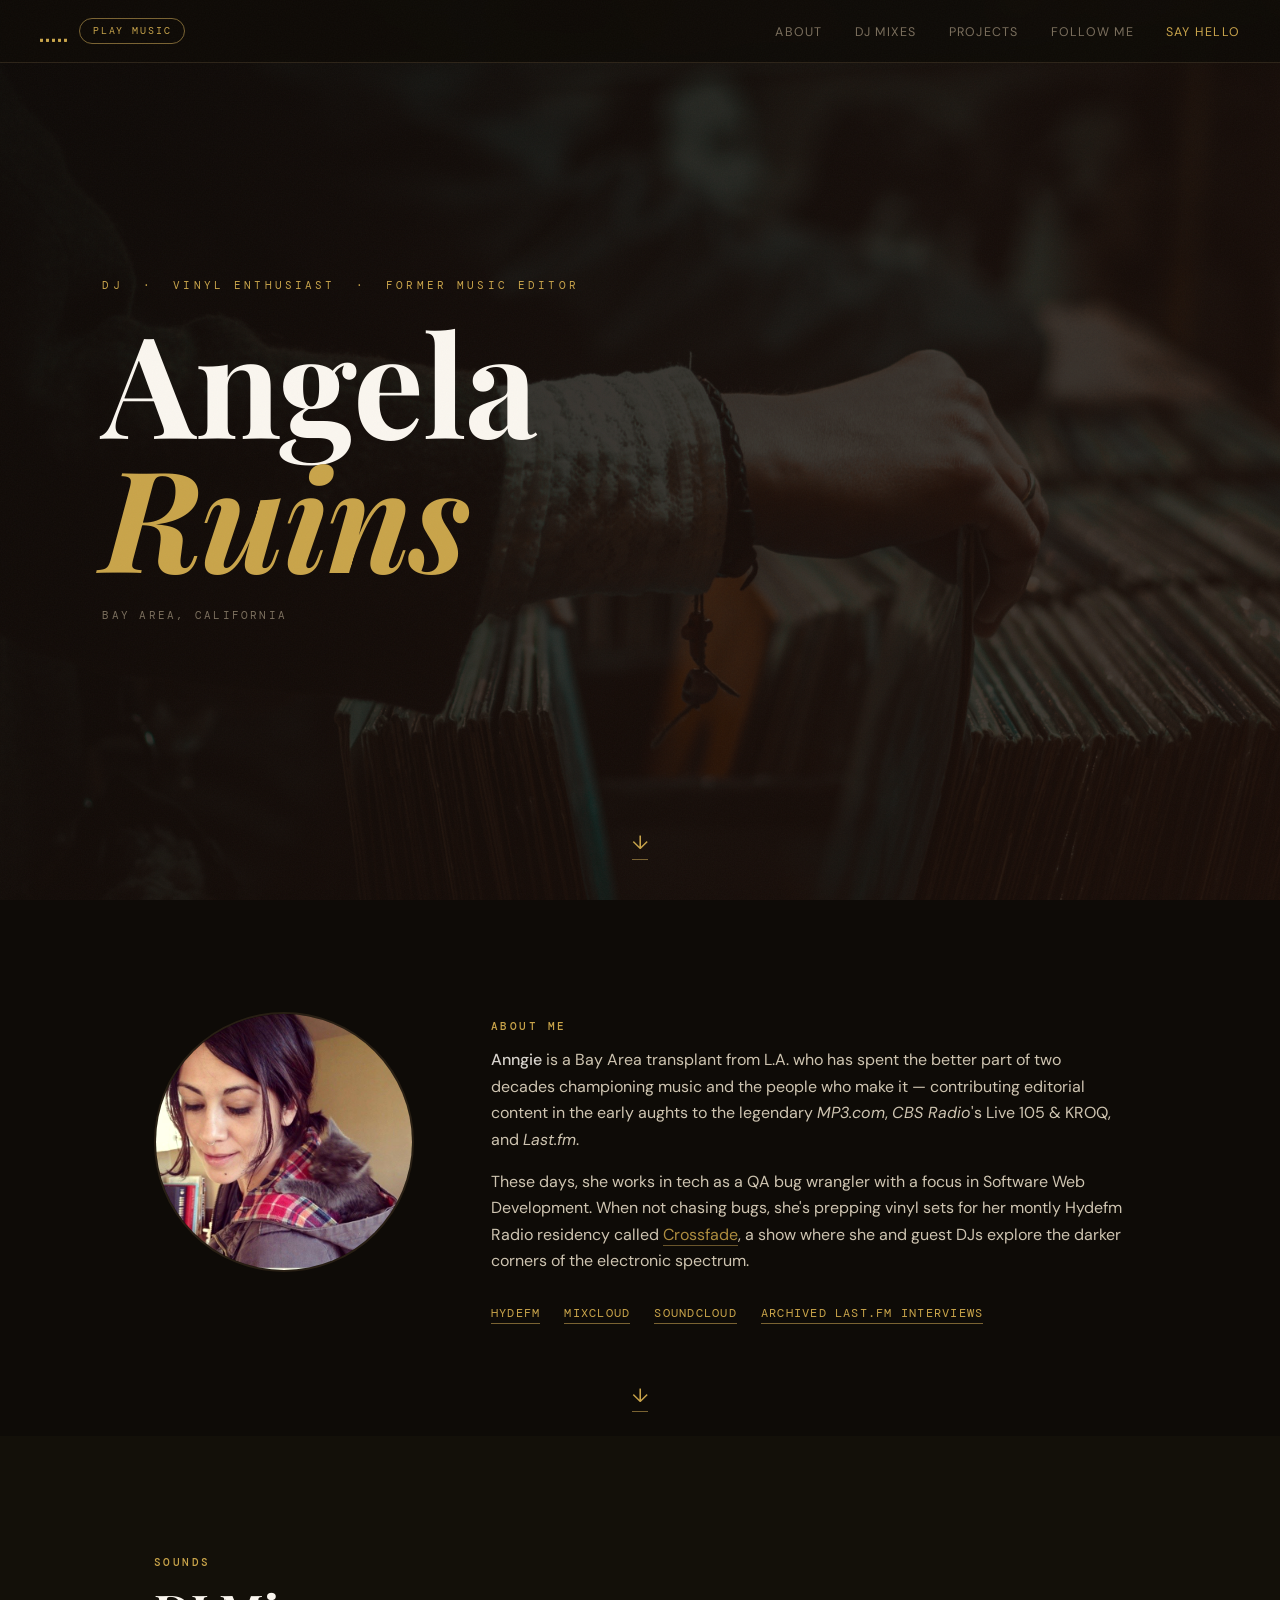
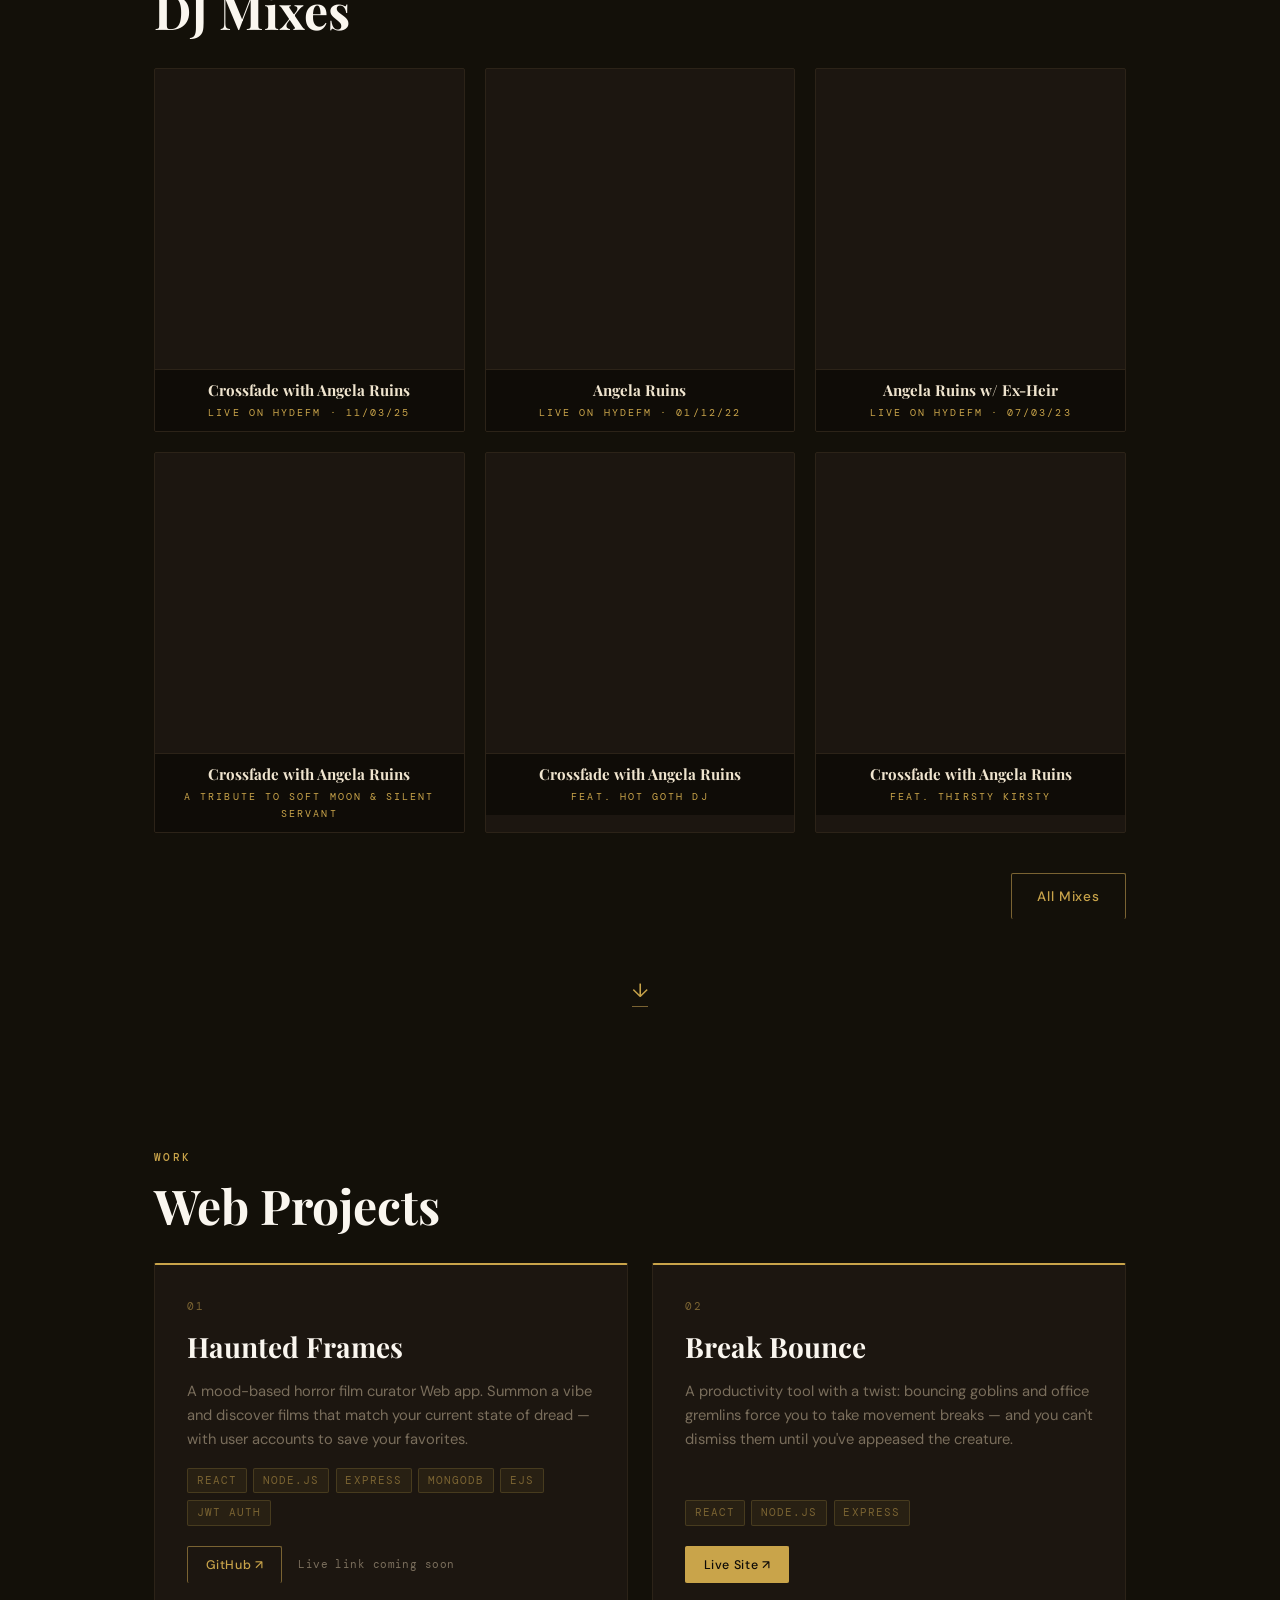
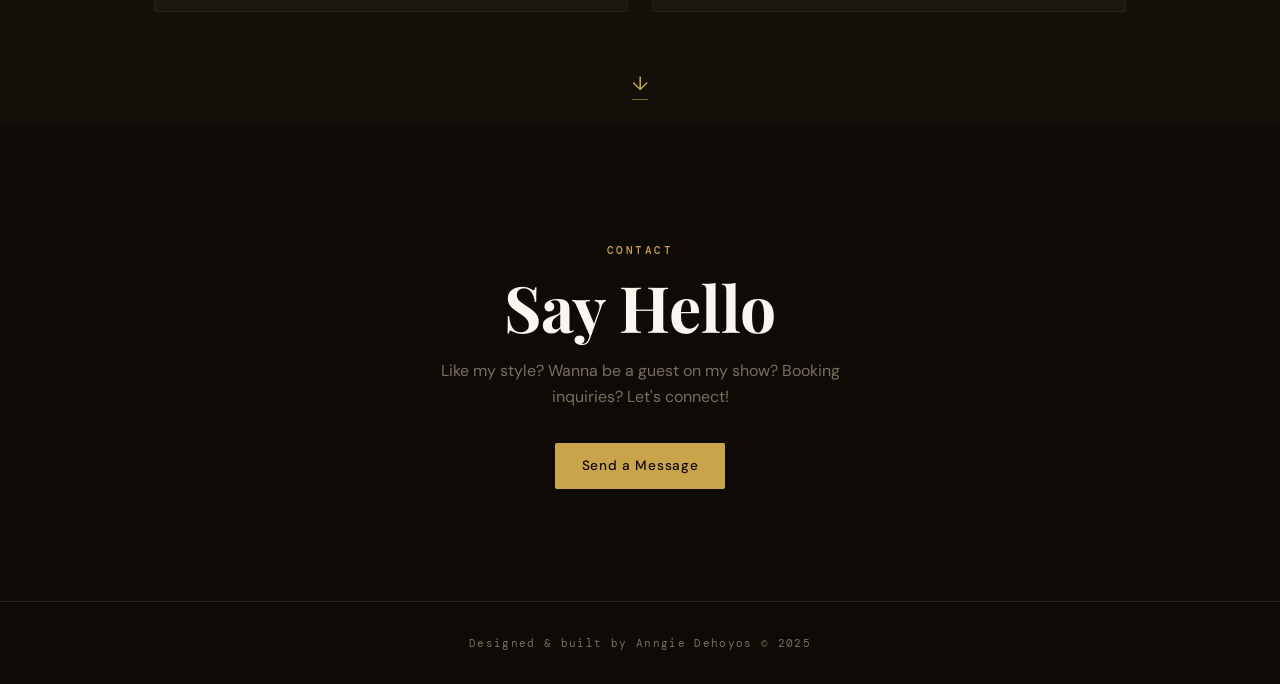
<file: index.html>
<!doctype html>
<html lang="en">
  <head>
    <meta charset="UTF-8" />
    <meta name="viewport" content="width=device-width, initial-scale=1.0" />
    <title>Angela Ruins — Anngie Dehoyos</title>
    <link rel="preconnect" href="https://fonts.googleapis.com" />
    <link rel="preconnect" href="https://fonts.gstatic.com" crossorigin />
    <link
      href="https://fonts.googleapis.com/css2?family=Playfair+Display:ital,wght@0,400;0,700;1,400;1,700&family=DM+Sans:opsz,wght@9..40,300;9..40,400;9..40,500&family=DM+Mono:ital,wght@0,400;0,500;1,400&display=swap"
      rel="stylesheet"
    />
    <link rel="stylesheet" href="css/style.css" />
  </head>
  <body>
    <nav class="nav" id="nav">
      <button
        type="button"
        class="nav__logo attention"
        id="music-toggle"
        aria-label="Play music"
        aria-pressed="false"
      >
        <span class="eq">
          <span class="eq__bar"></span>
          <span class="eq__bar"></span>
          <span class="eq__bar"></span>
          <span class="eq__bar"></span>
          <span class="eq__bar"></span>
        </span>
        <span class="nav__music-label" id="music-label">Play music</span>
      </button>
      <iframe
        id="music-player"
        class="music-player"
        title="Mixcloud player: Serendipity Volume 1"
        allow="autoplay"
        src="https://www.mixcloud.com/widget/iframe/?hide_cover=1&mini=1&hide_tracklist=1&feed=%2Fangela_ruins%2Fserendipity-volume-1%2F"
      ></iframe>
      <button
        class="nav__hamburger"
        id="hamburger"
        aria-label="Open menu"
        aria-expanded="false"
      >
        <span></span>
        <span></span>
        <span></span>
      </button>
      <ul class="nav__links" id="nav-links">
        <li><a href="#about">About</a></li>
        <li><a href="#mixes">DJ Mixes</a></li>
        <li><a href="#projects">Projects</a></li>
        <li>
          <a
            href="https://www.instagram.com/angela_ruins/"
            target="_blank"
            rel="noopener"
            >Follow Me</a
          >
        </li>
        <li><a href="#contact" class="nav__cta">Say Hello</a></li>
      </ul>
    </nav>

    <header class="hero" id="top">
      <div class="hero__overlay"></div>
      <div class="hero__content">
        <p class="hero__eyebrow">
          DJ &nbsp;·&nbsp; Vinyl Enthusiast &nbsp;·&nbsp; Former
          <span class="hero__eyebrow-extra">Music </span>Editor
        </p>
        <h1 class="hero__name">Angela<br /><em>Ruins</em></h1>
        <p class="hero__location">Bay Area, California</p>
      </div>
      <a href="#about" class="hero__scroll" aria-label="Scroll down">↓</a>
    </header>

    <!-- ============ ABOUT ============ -->
    <section class="about" id="about">
      <div class="container">
        <div class="about__inner">
          <div class="about__img-wrap">
            <img
              src="images/work/anngieprofile.jpg"
              alt="Anngie Dehoyos"
              class="about__img"
            />
          </div>
          <div class="about__body">
            <span class="label">About Me</span>
            <!-- <h2>QA Lead, Web Developer <em>&amp; Vinyl DJ</em></h2> -->
            <p>
              <strong>Anngie</strong> is a Bay Area transplant from L.A. who has
              spent the better part of two decades championing music and the
              people who make it — contributing editorial content in the early
              aughts to the legendary <em>MP3.com</em>, <em>CBS Radio</em>'s
              Live 105 &amp; KROQ, and <em>Last.fm</em>.
            </p>
            <p>
              These days, she works in tech as a QA bug wrangler with a focus in
              Software Web Development. When not chasing bugs, she's prepping
              vinyl sets for her montly Hydefm Radio residency called
              <a
                href="https://hydefm.com/residents/angela-ruins/"
                target="_blank"
                rel="noopener"
                >Crossfade</a
              >, a show where she and guest DJs explore the darker corners of
              the electronic spectrum.
            </p>
            <div class="about__links">
              <a
                href="https://hydefm.com/residents/angela-ruins/"
                target="_blank"
                rel="noopener"
                >HydeFM</a
              >
              <a
                href="https://www.mixcloud.com/angela_ruins/"
                target="_blank"
                rel="noopener"
                >Mixcloud</a
              >
              <a
                href="https://soundcloud.com/bugbiyte"
                target="_blank"
                rel="noopener"
                >SoundCloud</a
              >
              <a
                href="https://www.youtube.com/playlist?list=PLVH97Ky1Lmrg"
                target="_blank"
                rel="noopener"
                >Archived Last.fm Interviews</a
              >
            </div>
          </div>
        </div>
      </div>
      <a href="#mixes" class="hero__scroll" aria-label="Scroll down">↓</a>
    </section>

    <!-- ============ DJ MIXES ============ -->
    <section class="mixes" id="mixes">
      <div class="container">
        <span class="label">Sounds</span>
        <h2>DJ Mixes</h2>
        <div class="mixes__grid">
          <div class="mix-card">
            <iframe
              scrolling="no"
              frameborder="no"
              allow="autoplay"
              src="https://w.soundcloud.com/player/?url=https%3A//api.soundcloud.com/tracks/soundcloud%253Atracks%253A2205954567&color=%23c9a44a&auto_play=false&hide_related=false&show_comments=true&show_user=true&show_reposts=false&show_teaser=true&visual=true"
            ></iframe>
            <div class="mix-card__label">
              <p class="mix-card__show">Crossfade with Angela Ruins</p>
              <p class="mix-card__guest">Live on HydeFM &middot; 11/03/25</p>
            </div>
          </div>

          <div class="mix-card">
            <iframe
              scrolling="no"
              frameborder="no"
              allow="autoplay"
              src="https://w.soundcloud.com/player/?url=https%3A//api.soundcloud.com/tracks/soundcloud%253Atracks%253A1195471783&color=%23c9a44a&auto_play=false&hide_related=false&show_comments=true&show_user=true&show_reposts=false&show_teaser=true&visual=true"
            ></iframe>
            <div class="mix-card__label">
              <p class="mix-card__show">Angela Ruins</p>
              <p class="mix-card__guest">Live on HydeFM &middot; 01/12/22</p>
            </div>
          </div>

          <div class="mix-card">
            <iframe
              scrolling="no"
              frameborder="no"
              allow="autoplay"
              src="https://w.soundcloud.com/player/?url=https%3A//api.soundcloud.com/tracks/soundcloud%253Atracks%253A1555539739&color=%23c9a44a&auto_play=false&hide_related=false&show_comments=true&show_user=true&show_reposts=false&show_teaser=true&visual=true"
            ></iframe>
            <div class="mix-card__label">
              <p class="mix-card__show">Angela Ruins w/ Ex-Heir</p>
              <p class="mix-card__guest">Live on HydeFM &middot; 07/03/23</p>
            </div>
          </div>

          <div class="mix-card">
            <iframe
              scrolling="no"
              frameborder="no"
              allow="autoplay"
              src="https://w.soundcloud.com/player/?url=https%3A//api.soundcloud.com/tracks/1739019846&color=%23c9a44a&auto_play=false&hide_related=false&show_comments=true&show_user=true&show_reposts=false&show_teaser=true&visual=true"
            ></iframe>
            <div class="mix-card__label">
              <p class="mix-card__show">Crossfade with Angela Ruins</p>
              <p class="mix-card__guest">
                A Tribute to Soft Moon &amp; Silent Servant
              </p>
            </div>
          </div>

          <div class="mix-card">
            <iframe
              scrolling="no"
              frameborder="no"
              allow="autoplay"
              src="https://w.soundcloud.com/player/?url=https%3A//api.soundcloud.com/tracks/1930806062&color=%23c9a44a&auto_play=false&hide_related=false&show_comments=true&show_user=true&show_reposts=false&show_teaser=true&visual=true"
            ></iframe>
            <div class="mix-card__label">
              <p class="mix-card__show">Crossfade with Angela Ruins</p>
              <p class="mix-card__guest">feat. Hot Goth DJ</p>
            </div>
          </div>

          <div class="mix-card">
            <iframe
              scrolling="no"
              frameborder="no"
              allow="autoplay"
              src="https://w.soundcloud.com/player/?url=https%3A//api.soundcloud.com/tracks/2148086550&color=%23c9a44a&auto_play=false&hide_related=false&show_comments=true&show_user=true&show_reposts=false&show_teaser=true&visual=true"
            ></iframe>
            <div class="mix-card__label">
              <p class="mix-card__show">Crossfade with Angela Ruins</p>
              <p class="mix-card__guest">feat. Thirsty Kirsty</p>
            </div>
          </div>
        </div>
        <div class="mixes__more">
          <a href="djmixes.html" class="btn btn--outline">All Mixes</a>
        </div>
      </div>
      <a href="#projects" class="hero__scroll" aria-label="Scroll down">↓</a>
    </section>

    <!-- ============ PROJECTS ============ -->
    <section class="projects" id="projects">
      <div class="container">
        <span class="label">Work</span>
        <h2>Web Projects</h2>
        <div class="projects__grid">
          <article class="project-card">
            <span class="project-card__num">01</span>
            <h3 class="project-card__title">Haunted Frames</h3>
            <p class="project-card__desc">
              A mood-based horror film curator Web app. Summon a vibe and
              discover films that match your current state of dread — with user
              accounts to save your favorites.
            </p>
            <ul class="project-card__stack">
              <li>React</li>
              <li>Node.js</li>
              <li>Express</li>
              <li>MongoDB</li>
              <li>EJS</li>
              <li>JWT Auth</li>
            </ul>
            <div class="project-card__actions">
              <a href="#" class="btn btn--outline btn--sm">GitHub ↗</a>
              <span class="project-card__status">Live link coming soon</span>
            </div>
          </article>

          <article class="project-card">
            <span class="project-card__num">02</span>
            <h3 class="project-card__title">Break Bounce</h3>
            <p class="project-card__desc">
              A productivity tool with a twist: bouncing goblins and office
              gremlins force you to take movement breaks — and you can't dismiss
              them until you've appeased the creature.
            </p>
            <ul class="project-card__stack">
              <li>React</li>
              <li>Node.js</li>
              <li>Express</li>
            </ul>
            <div class="project-card__actions">
              <a
                href="https://break-bounce.vercel.app/"
                target="_blank"
                rel="noopener"
                class="btn btn--accent btn--sm"
                >Live Site ↗</a
              >
            </div>
          </article>
        </div>
      </div>
      <a href="#contact" class="hero__scroll" aria-label="Scroll down">↓</a>
    </section>

    <!-- ============ CONTACT ============ -->
    <section class="contact" id="contact">
      <div class="container">
        <span class="label">Contact</span>
        <h2 class="contact__heading">Say Hello</h2>
        <p class="contact__sub">
          Like my style? Wanna be a guest on my show? Booking inquiries? Let's
          connect!
        </p>
        <a href="mailto:thakillerbee@gmail.com" class="btn btn--accent"
          >Send a Message</a
        >
      </div>
    </section>

    <footer class="footer">
      <div class="container">
        <p>Designed &amp; built by Anngie Dehoyos &copy; 2025</p>
      </div>
    </footer>

    <script src="https://widget.mixcloud.com/media/js/widgetApi.js"></script>
    <script src="js/main.js"></script>
  </body>
</html>
</file>
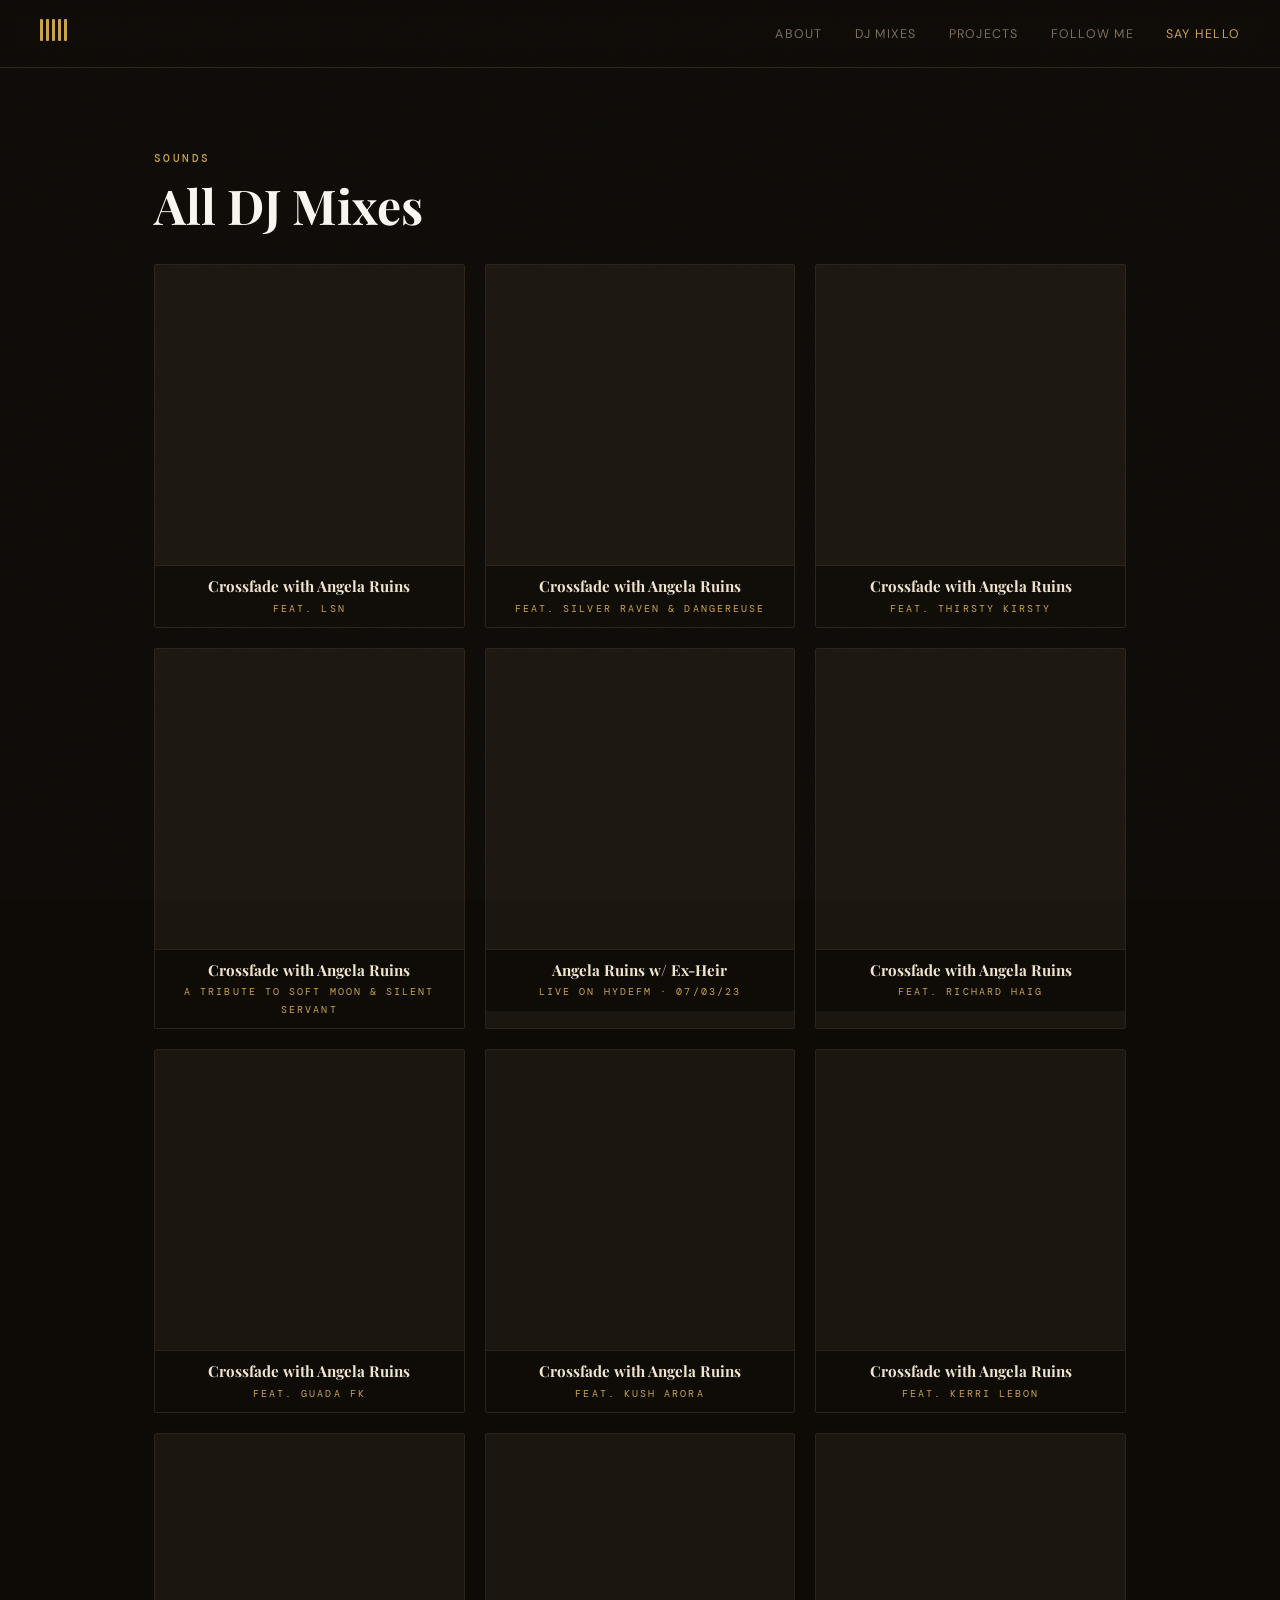
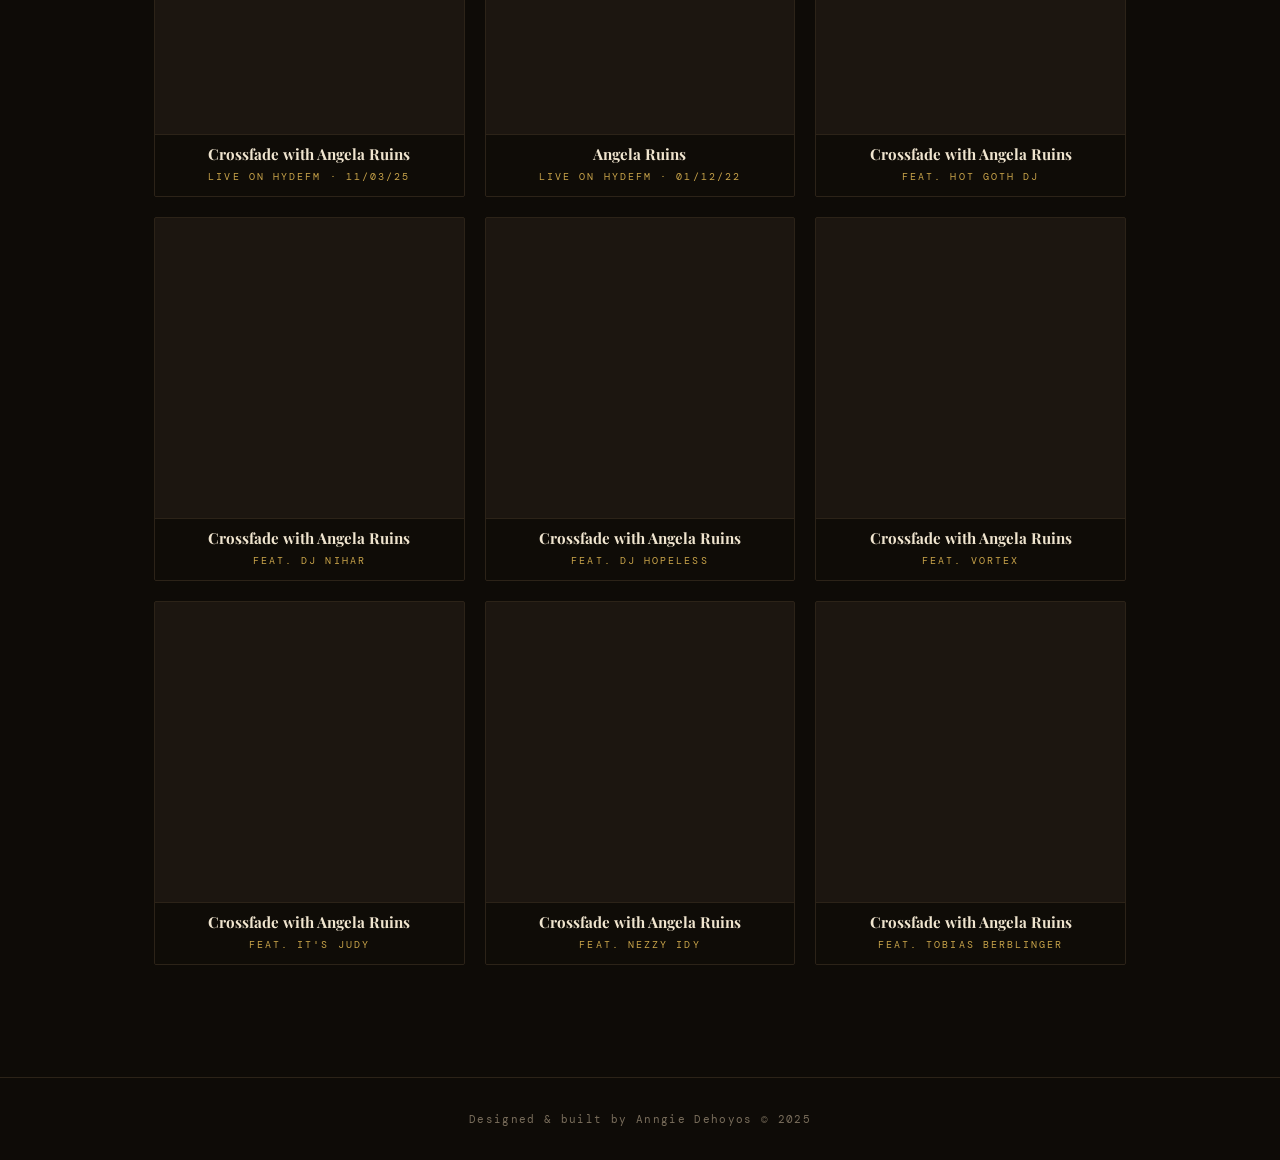
<file: djmixes.html>
<!doctype html>
<html lang="en">
  <head>
    <meta charset="UTF-8" />
    <meta name="viewport" content="width=device-width, initial-scale=1.0" />
    <title>DJ Mixes — Angela Ruins</title>
    <link rel="preconnect" href="https://fonts.googleapis.com" />
    <link rel="preconnect" href="https://fonts.gstatic.com" crossorigin />
    <link
      href="https://fonts.googleapis.com/css2?family=Playfair+Display:ital,wght@0,400;0,700;1,400;1,700&family=DM+Sans:opsz,wght@9..40,300;9..40,400;9..40,500&family=DM+Mono:ital,wght@0,400;0,500;1,400&display=swap"
      rel="stylesheet"
    />
    <link rel="stylesheet" href="css/style.css" />
  </head>
  <body>
    <nav class="nav" id="nav">
      <a href="index.html" class="nav__logo" aria-label="Home">
        <span class="eq">
          <span class="eq__bar"></span>
          <span class="eq__bar"></span>
          <span class="eq__bar"></span>
          <span class="eq__bar"></span>
          <span class="eq__bar"></span>
        </span>
      </a>
      <button
        class="nav__hamburger"
        id="hamburger"
        aria-label="Open menu"
        aria-expanded="false"
      >
        <span></span>
        <span></span>
        <span></span>
      </button>
      <ul class="nav__links" id="nav-links">
        <li><a href="index.html#about">About</a></li>
        <li><a href="index.html#mixes">DJ Mixes</a></li>
        <li><a href="index.html#projects">Projects</a></li>
        <li>
          <a
            href="https://www.instagram.com/angela_ruins/"
            target="_blank"
            rel="noopener"
            >Follow Me</a
          >
        </li>
        <li><a href="index.html#contact" class="nav__cta">Say Hello</a></li>
      </ul>
    </nav>

    <section class="mixes mixes--page">
      <div class="container">
        <span class="label">Sounds</span>
        <h2>All DJ Mixes</h2>
        <div class="mixes__grid">
          <div class="mix-card">
            <iframe
              scrolling="no"
              frameborder="no"
              allow="autoplay"
              src="https://w.soundcloud.com/player/?url=https%3A//api.soundcloud.com/tracks/soundcloud%253Atracks%253A1504350841&color=%23c9a44a&auto_play=false&hide_related=false&show_comments=true&show_user=true&show_reposts=false&show_teaser=true&visual=true"
            ></iframe>
            <div class="mix-card__label">
              <p class="mix-card__show">Crossfade with Angela Ruins</p>
              <p class="mix-card__guest">feat. LSN</p>
            </div>
          </div>

          <div class="mix-card">
            <iframe
              scrolling="no"
              frameborder="no"
              allow="autoplay"
              src="https://w.soundcloud.com/player/?url=https%3A//api.soundcloud.com/tracks/soundcloud%253Atracks%253A1837097001&color=%23c9a44a&auto_play=false&hide_related=false&show_comments=true&show_user=true&show_reposts=false&show_teaser=true&visual=true"
            ></iframe>
            <div class="mix-card__label">
              <p class="mix-card__show">Crossfade with Angela Ruins</p>
              <p class="mix-card__guest">feat. Silver Raven &amp; Dangereuse</p>
            </div>
          </div>

          <div class="mix-card">
            <iframe
              scrolling="no"
              frameborder="no"
              allow="autoplay"
              src="https://w.soundcloud.com/player/?url=https%3A//api.soundcloud.com/tracks/2148086550&color=%23c9a44a&auto_play=false&hide_related=false&show_comments=true&show_user=true&show_reposts=false&show_teaser=true&visual=true"
            ></iframe>
            <div class="mix-card__label">
              <p class="mix-card__show">Crossfade with Angela Ruins</p>
              <p class="mix-card__guest">feat. Thirsty Kirsty</p>
            </div>
          </div>

          <div class="mix-card">
            <iframe
              scrolling="no"
              frameborder="no"
              allow="autoplay"
              src="https://w.soundcloud.com/player/?url=https%3A//api.soundcloud.com/tracks/1739019846&color=%23c9a44a&auto_play=false&hide_related=false&show_comments=true&show_user=true&show_reposts=false&show_teaser=true&visual=true"
            ></iframe>
            <div class="mix-card__label">
              <p class="mix-card__show">Crossfade with Angela Ruins</p>
              <p class="mix-card__guest">
                A Tribute to Soft Moon &amp; Silent Servant
              </p>
            </div>
          </div>

          <div class="mix-card">
            <iframe
              scrolling="no"
              frameborder="no"
              allow="autoplay"
              src="https://w.soundcloud.com/player/?url=https%3A//api.soundcloud.com/tracks/soundcloud%253Atracks%253A1555539739&color=%23c9a44a&auto_play=false&hide_related=false&show_comments=true&show_user=true&show_reposts=false&show_teaser=true&visual=true"
            ></iframe>
            <div class="mix-card__label">
              <p class="mix-card__show">Angela Ruins w/ Ex-Heir</p>
              <p class="mix-card__guest">Live on HydeFM &middot; 07/03/23</p>
            </div>
          </div>

          <div class="mix-card">
            <iframe
              scrolling="no"
              frameborder="no"
              allow="autoplay"
              src="https://w.soundcloud.com/player/?url=https%3A//api.soundcloud.com/tracks/soundcloud%253Atracks%253A1488909445&color=%23c9a44a&auto_play=false&hide_related=false&show_comments=true&show_user=true&show_reposts=false&show_teaser=true&visual=true"
            ></iframe>
            <div class="mix-card__label">
              <p class="mix-card__show">Crossfade with Angela Ruins</p>
              <p class="mix-card__guest">feat. Richard Haig</p>
            </div>
          </div>

          <div class="mix-card">
            <iframe
              scrolling="no"
              frameborder="no"
              allow="autoplay"
              src="https://w.soundcloud.com/player/?url=https%3A//api.soundcloud.com/tracks/1586450323&color=%23c9a44a&auto_play=false&hide_related=false&show_comments=true&show_user=true&show_reposts=false&show_teaser=true&visual=true"
            ></iframe>
            <div class="mix-card__label">
              <p class="mix-card__show">Crossfade with Angela Ruins</p>
              <p class="mix-card__guest">feat. Guada FK</p>
            </div>
          </div>

          <div class="mix-card">
            <iframe
              scrolling="no"
              frameborder="no"
              allow="autoplay"
              src="https://w.soundcloud.com/player/?url=https%3A//api.soundcloud.com/tracks/1631159748&color=%23c9a44a&auto_play=false&hide_related=false&show_comments=true&show_user=true&show_reposts=false&show_teaser=true&visual=true"
            ></iframe>
            <div class="mix-card__label">
              <p class="mix-card__show">Crossfade with Angela Ruins</p>
              <p class="mix-card__guest">feat. Kush Arora</p>
            </div>
          </div>

          <div class="mix-card">
            <iframe
              scrolling="no"
              frameborder="no"
              allow="autoplay"
              src="https://w.soundcloud.com/player/?url=https%3A//api.soundcloud.com/tracks/1795389370&color=%23c9a44a&auto_play=false&hide_related=false&show_comments=true&show_user=true&show_reposts=false&show_teaser=true&visual=true"
            ></iframe>
            <div class="mix-card__label">
              <p class="mix-card__show">Crossfade with Angela Ruins</p>
              <p class="mix-card__guest">feat. Kerri LeBon</p>
            </div>
          </div>

          <div class="mix-card">
            <iframe
              scrolling="no"
              frameborder="no"
              allow="autoplay"
              src="https://w.soundcloud.com/player/?url=https%3A//api.soundcloud.com/tracks/soundcloud%253Atracks%253A2205954567&color=%23c9a44a&auto_play=false&hide_related=false&show_comments=true&show_user=true&show_reposts=false&show_teaser=true&visual=true"
            ></iframe>
            <div class="mix-card__label">
              <p class="mix-card__show">Crossfade with Angela Ruins</p>
              <p class="mix-card__guest">Live on HydeFM &middot; 11/03/25</p>
            </div>
          </div>

          <div class="mix-card">
            <iframe
              scrolling="no"
              frameborder="no"
              allow="autoplay"
              src="https://w.soundcloud.com/player/?url=https%3A//api.soundcloud.com/tracks/soundcloud%253Atracks%253A1195471783&color=%23c9a44a&auto_play=false&hide_related=false&show_comments=true&show_user=true&show_reposts=false&show_teaser=true&visual=true"
            ></iframe>
            <div class="mix-card__label">
              <p class="mix-card__show">Angela Ruins</p>
              <p class="mix-card__guest">Live on HydeFM &middot; 01/12/22</p>
            </div>
          </div>

          <div class="mix-card">
            <iframe
              scrolling="no"
              frameborder="no"
              allow="autoplay"
              src="https://w.soundcloud.com/player/?url=https%3A//api.soundcloud.com/tracks/1930806062&color=%23c9a44a&auto_play=false&hide_related=false&show_comments=true&show_user=true&show_reposts=false&show_teaser=true&visual=true"
            ></iframe>
            <div class="mix-card__label">
              <p class="mix-card__show">Crossfade with Angela Ruins</p>
              <p class="mix-card__guest">feat. Hot Goth DJ</p>
            </div>
          </div>

          <div class="mix-card">
            <iframe
              scrolling="no"
              frameborder="no"
              allow="autoplay"
              src="https://w.soundcloud.com/player/?url=https%3A//api.soundcloud.com/tracks/1441502086&color=%23c9a44a&auto_play=false&hide_related=false&show_comments=true&show_user=true&show_reposts=false&show_teaser=true&visual=true"
            ></iframe>
            <div class="mix-card__label">
              <p class="mix-card__show">Crossfade with Angela Ruins</p>
              <p class="mix-card__guest">feat. DJ Nihar</p>
            </div>
          </div>

          <div class="mix-card">
            <iframe
              scrolling="no"
              frameborder="no"
              allow="autoplay"
              src="https://w.soundcloud.com/player/?url=https%3A//api.soundcloud.com/tracks/soundcloud%253Atracks%253A2184011983&color=%23c9a44a&auto_play=false&hide_related=false&show_comments=true&show_user=true&show_reposts=false&show_teaser=true&visual=true"
            ></iframe>
            <div class="mix-card__label">
              <p class="mix-card__show">Crossfade with Angela Ruins</p>
              <p class="mix-card__guest">feat. DJ Hopeless</p>
            </div>
          </div>

          <div class="mix-card">
            <iframe
              scrolling="no"
              frameborder="no"
              allow="autoplay"
              src="https://w.soundcloud.com/player/?url=https%3A//api.soundcloud.com/tracks/soundcloud%253Atracks%253A2046334600&color=%23c9a44a&auto_play=false&hide_related=false&show_comments=true&show_user=true&show_reposts=false&show_teaser=true&visual=true"
            ></iframe>
            <div class="mix-card__label">
              <p class="mix-card__show">Crossfade with Angela Ruins</p>
              <p class="mix-card__guest">feat. Vortex</p>
            </div>
          </div>

          <div class="mix-card">
            <iframe
              scrolling="no"
              frameborder="no"
              allow="autoplay"
              src="https://w.soundcloud.com/player/?url=https%3A//api.soundcloud.com/tracks/soundcloud%253Atracks%253A1949821147&color=%23c9a44a&auto_play=false&hide_related=false&show_comments=true&show_user=true&show_reposts=false&show_teaser=true&visual=true"
            ></iframe>
            <div class="mix-card__label">
              <p class="mix-card__show">Crossfade with Angela Ruins</p>
              <p class="mix-card__guest">feat. It's Judy</p>
            </div>
          </div>

          <div class="mix-card">
            <iframe
              scrolling="no"
              frameborder="no"
              allow="autoplay"
              src="https://w.soundcloud.com/player/?url=https%3A//api.soundcloud.com/tracks/soundcloud%253Atracks%253A1891002339&color=%23c9a44a&auto_play=false&hide_related=false&show_comments=true&show_user=true&show_reposts=false&show_teaser=true&visual=true"
            ></iframe>
            <div class="mix-card__label">
              <p class="mix-card__show">Crossfade with Angela Ruins</p>
              <p class="mix-card__guest">feat. Nezzy Idy</p>
            </div>
          </div>

          <div class="mix-card">
            <iframe
              scrolling="no"
              frameborder="no"
              allow="autoplay"
              src="https://w.soundcloud.com/player/?url=https%3A//api.soundcloud.com/tracks/2106575844&color=%23c9a44a&auto_play=false&hide_related=false&show_comments=true&show_user=true&show_reposts=false&show_teaser=true&visual=true"
            ></iframe>
            <div class="mix-card__label">
              <p class="mix-card__show">Crossfade with Angela Ruins</p>
              <p class="mix-card__guest">feat. Tobias Berblinger</p>
            </div>
          </div>
        </div>
      </div>
    </section>

    <footer class="footer">
      <div class="container">
        <p>Designed &amp; built by Anngie Dehoyos &copy; 2025</p>
      </div>
    </footer>

    <script src="js/main.js"></script>
  </body>
</html>
</file>
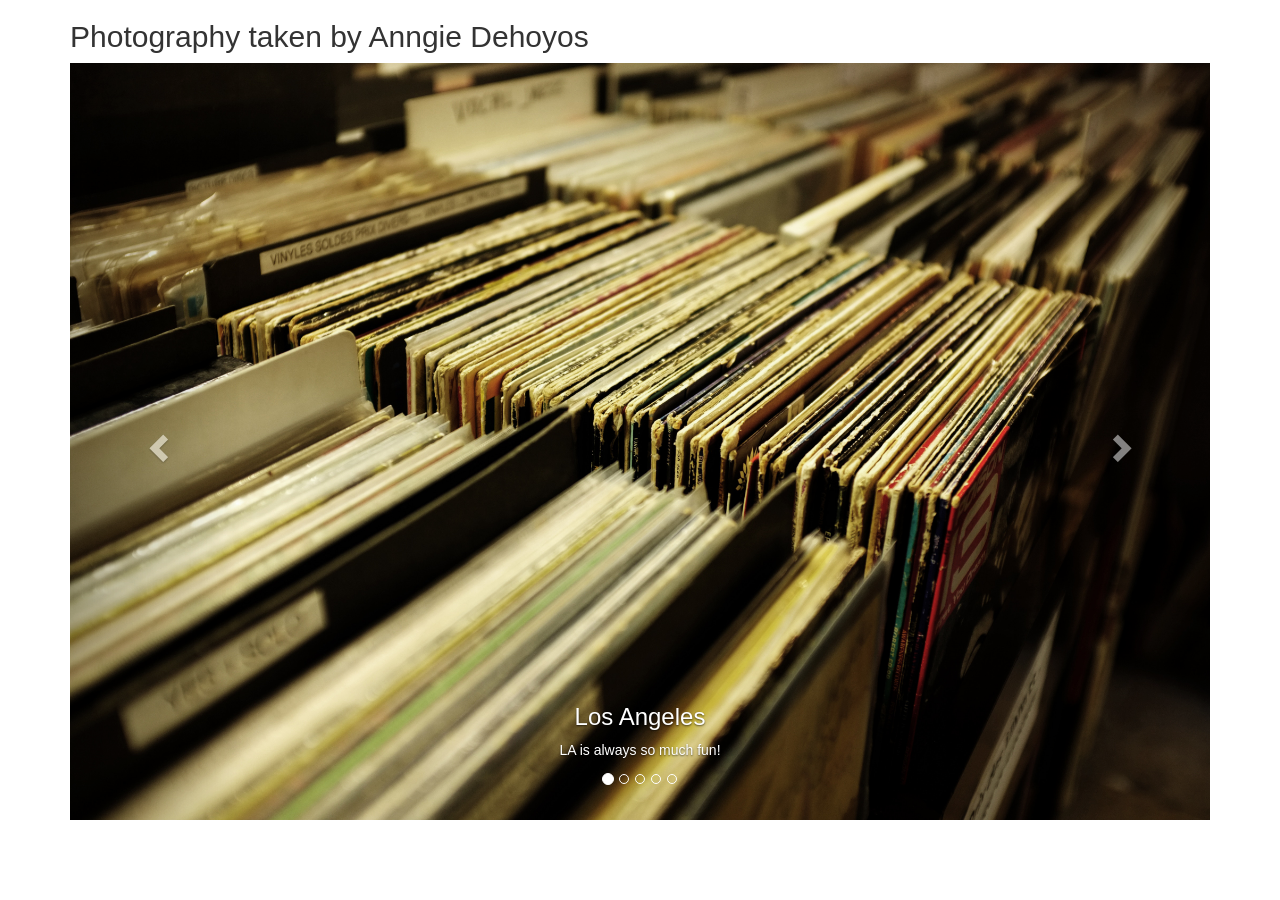
<file: photogallery.html>
<!DOCTYPE html>
<html lang="en">
<head>
  <title>Bootstrap Example</title>
  <meta charset="utf-8">
  <meta name="viewport" content="width=device-width, initial-scale=1">
  <link rel="stylesheet" href="https://maxcdn.bootstrapcdn.com/bootstrap/3.3.7/css/bootstrap.min.css">
  <script src="https://ajax.googleapis.com/ajax/libs/jquery/3.3.1/jquery.min.js"></script>
  <script src="https://maxcdn.bootstrapcdn.com/bootstrap/3.3.7/js/bootstrap.min.js"></script>
</head>
<body>

<div class="container">
  <h2>Photography taken by Anngie Dehoyos</h2>
  <div id="myCarousel" class="carousel slide" data-ride="carousel">
    <!-- Indicators -->
    <ol class="carousel-indicators">
      <li data-target="#myCarousel" data-slide-to="0" class="active"></li>
      <li data-target="#myCarousel" data-slide-to="1"></li>
      <li data-target="#myCarousel" data-slide-to="2"></li>
      <li data-target="#myCarousel" data-slide-to="3"></li>
      <li data-target="#myCarousel" data-slide-to="4"></li>
    </ol>

    <!-- Wrapper for slides -->
    <div class="carousel-inner">

      <div class="item active">
        <img src="images/work/records.jpg" alt="Los Angeles" style="width:100%;">
        <div class="carousel-caption">
          <h3>Los Angeles</h3>
          <p>LA is always so much fun!</p>
        </div>
      </div>


      <div class="item">
        <img src="images/work/renee-fisher-494611-unsplash.jpg" alt="Chicago" style="width:100%;">
        <div class="carousel-caption">
          <h3>Chicago</h3>
          <p>Thank you, Chicago!</p>
        </div>
      </div>

      <div class="item">
        <img src="images/work/job-savelsberg-318734-unsplash.jpg" alt="New York" style="width:100%;">
        <div class="carousel-caption">
          <h3>New York</h3>
          <p>We love the Big Apple!</p>
        </div>
      </div>

      <div class="item">
        <img src="images/work/john-baker-349282-unsplash.jpg" alt="New York" style="width:100%;">
        <div class="carousel-caption">
          <h3>New York</h3>
          <p>We love the Big Apple!</p>
        </div>
      </div>

    </div>

    <!-- Left and right controls -->
    <a class="left carousel-control" href="#myCarousel" data-slide="prev">
      <span class="glyphicon glyphicon-chevron-left"></span>
      <span class="sr-only">Previous</span>
    </a>
    <a class="right carousel-control" href="#myCarousel" data-slide="next">
      <span class="glyphicon glyphicon-chevron-right"></span>
      <span class="sr-only">Next</span>
    </a>
  </div>
</div>

</body>
</html>
</file>
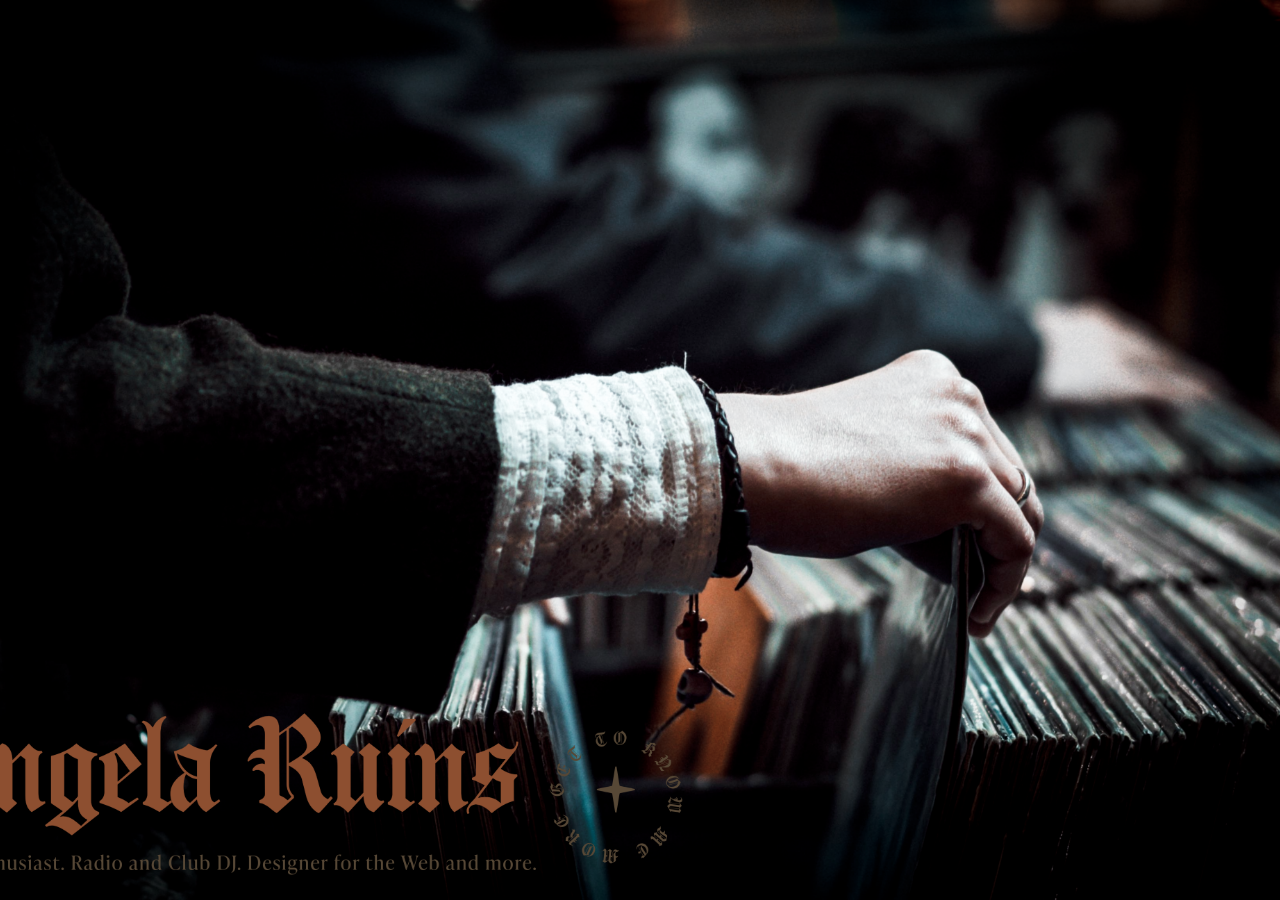
<file: splashpage.html>
<!DOCTYPE html>
<html lang="en">
<head>
    <meta charset="UTF-8">
    <meta name="viewport" content="width=device-width, initial-scale=1.0">
    <title>Anngie Dehoyos</title>
</head>


<body style="background-image: url('images/work/edu-grande-81410-unsplash.png'); background-size: cover; background-position: center; background-repeat: no-repeat; min-height: 100vh; margin: 0; font-family: Roboto, sans-serif;">
  <!-- page content -->
</body>
</html>


<style>
    @import url('https://fonts.googleapis.com/css2?family=Roboto:wght@300;400;700&display=swap');
</style>
</file>
<file: css/style.css>
/* ============================================================
   WARM ANALOG VINYL — Angela Ruins
   ============================================================ */

:root {
  --bg:       #0e0b07;
  --bg-alt:   #131009;
  --bg-card:  #1c1610;
  --border:   #2c2318;
  --gold:     #c9a44a;
  --gold-dim: #7a6332;
  --cream:    #f0e5cf;
  --muted:    #7a6e5c;
  --white:    #faf6ef;

  --serif: 'Playfair Display', Georgia, serif;
  --sans:  'DM Sans', system-ui, -apple-system, sans-serif;
  --mono:  'DM Mono', 'Courier New', monospace;

  --max-w: 1100px;
  --pad:   clamp(1.5rem, 5vw, 4rem);
}

/* ---- Reset ---- */
*, *::before, *::after { box-sizing: border-box; margin: 0; padding: 0; }
html  { scroll-behavior: smooth; }
img   { max-width: 100%; display: block; }
ul    { list-style: none; }
a     { color: inherit; text-decoration: none; }

/* ---- Grain overlay ---- */
body::after {
  content: '';
  position: fixed;
  inset: 0;
  background-image: url("data:image/svg+xml,%3Csvg xmlns='http://www.w3.org/2000/svg' width='300' height='300'%3E%3Cfilter id='n'%3E%3CfeTurbulence type='fractalNoise' baseFrequency='0.75' numOctaves='4' stitchTiles='stitch'/%3E%3C/filter%3E%3Crect width='300' height='300' filter='url(%23n)' opacity='1'/%3E%3C/svg%3E");
  opacity: 0.03;
  pointer-events: none;
  z-index: 9998;
}

body {
  background-color: var(--bg);
  color: var(--cream);
  font-family: var(--sans);
  font-size: 1rem;
  line-height: 1.65;
  -webkit-font-smoothing: antialiased;
}

/* ---- Utility ---- */
.container {
  max-width: var(--max-w);
  margin: 0 auto;
  padding: 0 var(--pad);
}

.label {
  display: inline-block;
  font-family: var(--mono);
  font-size: 0.7rem;
  font-weight: 500;
  letter-spacing: 0.22em;
  text-transform: uppercase;
  color: var(--gold);
  margin-bottom: 0.75rem;
}

h2 {
  font-family: var(--serif);
  font-size: clamp(2rem, 4vw, 3rem);
  font-weight: 700;
  color: var(--white);
  line-height: 1.1;
  margin-bottom: 2rem;
}

h2 em {
  font-style: italic;
  color: var(--gold);
}

h3 {
  font-family: var(--serif);
  font-size: 1.2rem;
  font-weight: 700;
  color: var(--cream);
  margin-bottom: 1.25rem;
}

p { color: var(--cream); opacity: 0.85; }
strong { color: var(--white); font-weight: 500; }

a:not(.btn):not(.nav__logo):not(.nav__links a):not(.nav__cta) {
  color: var(--gold);
  border-bottom: 1px solid var(--gold-dim);
  transition: color 0.2s, border-color 0.2s;
}
a:not(.btn):not(.nav__logo):not(.nav__links a):not(.nav__cta):hover {
  color: var(--white);
  border-color: var(--cream);
}

/* ---- Buttons ---- */
.btn {
  display: inline-block;
  font-family: var(--sans);
  font-size: 0.85rem;
  font-weight: 500;
  letter-spacing: 0.05em;
  padding: 0.7rem 1.6rem;
  border-radius: 2px;
  border: 1px solid transparent;
  cursor: pointer;
  transition: background 0.2s, color 0.2s, border-color 0.2s;
  text-decoration: none;
  border-bottom: none;
}

.btn--accent {
  background: var(--gold);
  color: var(--bg);
  border-color: var(--gold);
}
.btn--accent:hover {
  background: #ddb95a;
  border-color: #ddb95a;
  color: var(--bg);
}

.btn--outline {
  background: transparent;
  color: var(--gold);
  border-color: var(--gold-dim);
}
.btn--outline:hover {
  border-color: var(--gold);
  color: var(--white);
}

.btn--ghost {
  background: transparent;
  color: var(--muted);
  border-color: var(--border);
}
.btn--ghost:hover {
  color: var(--cream);
  border-color: var(--muted);
}

.btn--sm {
  font-size: 0.78rem;
  padding: 0.5rem 1.1rem;
}

/* ============================================================
   NAV
   ============================================================ */
.nav {
  position: fixed;
  top: 0; left: 0;
  width: 100%;
  z-index: 1000;
  display: flex;
  align-items: center;
  justify-content: space-between;
  padding: 1.1rem 2.5rem;
  background: rgba(14, 11, 7, 0.93);
  backdrop-filter: blur(10px);
  -webkit-backdrop-filter: blur(10px);
  border-bottom: 1px solid var(--border);
}

.nav__logo {
  background: none;
  border: none;
  padding: 0;
  cursor: pointer;
  font-family: var(--serif);
  font-size: 1.2rem;
  font-style: italic;
  color: var(--gold);
  letter-spacing: 0.01em;
  transition: color 0.2s;
}
.nav__logo:hover { color: var(--cream); }

.music-player {
  position: fixed;
  right: 1rem;
  top: 4.75rem;
  width: min(320px, calc(100vw - 2rem));
  height: 60px;
  border: 1px solid var(--border);
  border-radius: 4px;
  background: var(--bg-card);
  z-index: 900;
  opacity: 0;
  pointer-events: none;
  transform: translateY(-1rem);
  transition: opacity 0.3s, transform 0.3s;
}
.music-player.open {
  opacity: 1;
  pointer-events: auto;
  transform: translateY(0);
}

.eq {
  display: inline-flex;
  align-items: flex-end;
  gap: 3px;
  height: 22px;
}

.eq__bar {
  display: block;
  width: 3px;
  height: 22px;
  background: var(--gold);
  border-radius: 1px;
  transform-origin: bottom;
  animation: eq-bounce 0.9s ease-in-out infinite alternate;
}
button.nav__logo {
  display: inline-flex;
  align-items: center;
  gap: 0.75rem;
}
.nav__music-label {
  font-family: var(--mono);
  font-size: 0.65rem;
  font-style: normal;
  letter-spacing: 0.18em;
  text-transform: uppercase;
  color: var(--gold);
  border: 1px solid var(--gold-dim);
  border-radius: 999px;
  padding: 0.35rem 0.8rem;
  transition: background 0.2s, color 0.2s, border-color 0.2s;
}
button.nav__logo:hover .nav__music-label {
  background: var(--gold);
  color: var(--bg);
  border-color: var(--gold);
}
button.nav__logo.attention .nav__music-label {
  animation: music-pulse 2s ease-out infinite;
}
@keyframes music-pulse {
  0%   { box-shadow: 0 0 0 0 rgba(201, 164, 74, 0.55); }
  70%  { box-shadow: 0 0 0 10px rgba(201, 164, 74, 0); }
  100% { box-shadow: 0 0 0 0 rgba(201, 164, 74, 0); }
}
@media (prefers-reduced-motion: reduce) {
  button.nav__logo.attention .nav__music-label { animation: none; }
}
button.nav__logo:not(.playing) .eq__bar {
  animation: none;
  transform: scaleY(0.15);
}
.eq__bar:nth-child(1) { animation-duration: 0.8s;  animation-delay: 0.0s;  }
.eq__bar:nth-child(2) { animation-duration: 1.1s;  animation-delay: 0.2s;  }
.eq__bar:nth-child(3) { animation-duration: 0.65s; animation-delay: 0.05s; }
.eq__bar:nth-child(4) { animation-duration: 1.25s; animation-delay: 0.35s; }
.eq__bar:nth-child(5) { animation-duration: 0.95s; animation-delay: 0.15s; }

@keyframes eq-bounce {
  from { transform: scaleY(0.15); }
  to   { transform: scaleY(1);    }
}

.nav__links {
  display: flex;
  align-items: center;
  gap: 2rem;
}

.nav__links a {
  font-size: 0.78rem;
  font-weight: 400;
  letter-spacing: 0.1em;
  text-transform: uppercase;
  color: var(--muted);
  transition: color 0.2s;
  border: none;
}
.nav__links a:hover { color: var(--cream); }

.nav__cta { color: var(--gold) !important; }

.nav__hamburger {
  display: none;
  flex-direction: column;
  gap: 5px;
  background: none;
  border: none;
  cursor: pointer;
  padding: 4px;
  position: relative;
  z-index: 1001;
}
.nav__hamburger span {
  display: block;
  width: 22px;
  height: 1.5px;
  background: var(--cream);
  transition: transform 0.25s, opacity 0.25s;
}
.nav__hamburger.open span:nth-child(1) { transform: translateY(6.5px) rotate(45deg); }
.nav__hamburger.open span:nth-child(2) { opacity: 0; }
.nav__hamburger.open span:nth-child(3) { transform: translateY(-6.5px) rotate(-45deg); }

/* ============================================================
   HERO
   ============================================================ */
.hero {
  position: relative;
  height: 100svh;
  min-height: 600px;
  display: flex;
  align-items: center;
  background: url('../images/work/edu-grande-81410-unsplash.jpg') center / cover no-repeat;
  overflow: hidden;
}

.hero__overlay {
  position: absolute;
  inset: 0;
  background: linear-gradient(
    135deg,
    rgba(14, 11, 7, 0.88) 0%,
    rgba(28, 16, 8, 0.78) 100%
  );
}

.hero__content {
  position: relative;
  z-index: 1;
  padding: 0 clamp(2rem, 8vw, 8rem);
}

.hero__eyebrow {
  font-family: var(--mono);
  font-size: 0.7rem;
  letter-spacing: 0.28em;
  text-transform: uppercase;
  color: var(--gold);
  opacity: 1;
  margin-bottom: 1.25rem;
}

.hero__name {
  font-family: var(--serif);
  font-size: clamp(4rem, 11vw, 9.5rem);
  font-weight: 700;
  line-height: 0.95;
  color: var(--white);
  letter-spacing: -0.01em;
}
.hero__name em {
  font-style: italic;
  color: var(--gold);
}

.hero__location {
  font-family: var(--mono);
  font-size: 0.7rem;
  letter-spacing: 0.2em;
  text-transform: uppercase;
  color: var(--muted);
  opacity: 1;
  margin-top: 1.5rem;
}

.hero__scroll {
  position: absolute;
  bottom: 2.5rem;
  left: 50%;
  transform: translateX(-50%);
  color: var(--muted);
  font-size: 1.2rem;
  z-index: 1;
  animation: bob 2.5s ease-in-out infinite;
  border: none;
}
section .hero__scroll { bottom: 1.5rem; }
@keyframes bob {
  0%, 100% { transform: translateX(-50%) translateY(0); }
  50%       { transform: translateX(-50%) translateY(7px); }
}

/* ============================================================
   SECTIONS — shared
   ============================================================ */
section {
  position: relative;
  padding: clamp(4.5rem, 9vw, 7rem) 0;
  scroll-margin-top: 70px;
}

/* ============================================================
   ABOUT
   ============================================================ */
.about { background: var(--bg); }

.about__inner {
  display: grid;
  grid-template-columns: 260px 1fr;
  gap: clamp(2.5rem, 6vw, 5rem);
  align-items: start;
}

.about__img-wrap {
  position: sticky;
  top: 7rem;
}

.about__img {
  width: 100%;
  aspect-ratio: 1;
  object-fit: cover;
  border-radius: 50%;
  border: 2px solid var(--border);
  filter: sepia(12%) contrast(1.05);
}

.about__body p + p { margin-top: 1rem; }

.about__links {
  display: flex;
  flex-wrap: wrap;
  gap: 0.75rem 1.5rem;
  margin-top: 1.75rem;
}

.about__links a {
  font-family: var(--mono);
  font-size: 0.78rem;
  letter-spacing: 0.1em;
  text-transform: uppercase;
}

/* ============================================================
   MIXES
   ============================================================ */
.mixes { background: var(--bg-alt); }

.mixes__grid {
  display: grid;
  grid-template-columns: repeat(3, 1fr);
  gap: 1.25rem;
}

.mix-card {
  position: relative;
  border: 1px solid var(--border);
  border-radius: 2px;
  overflow: hidden;
  background: var(--bg-card);
  transition: border-color 0.2s;
}
.mix-card:hover { border-color: var(--gold-dim); }

.mix-card iframe {
  display: block;
  width: 100%;
  height: 300px;
  border: none;
}

.mix-card__label {
  padding: 0.65rem 1rem;
  text-align: center;
  background: rgba(14, 11, 7, 0.85);
  border-top: 1px solid var(--border);
}

.mix-card__show {
  font-family: var(--serif);
  font-size: 0.95rem;
  font-weight: 700;
  color: var(--cream);
  opacity: 1;
  line-height: 1.3;
}
.mix-card__guest {
  font-family: var(--mono);
  font-size: 0.65rem;
  letter-spacing: 0.2em;
  text-transform: uppercase;
  color: var(--gold);
  opacity: 1;
  margin-top: 0.2rem;
}

.mixes__more {
  margin-top: 2.5rem;
  text-align: right;
}

/* ============================================================
   PROJECTS
   ============================================================ */
.projects { background: var(--bg-alt); }

.projects__grid {
  display: grid;
  grid-template-columns: 1fr 1fr;
  gap: 1.5rem;
}

.project-card {
  background: var(--bg-card);
  border: 1px solid var(--border);
  border-top: 2px solid var(--gold);
  padding: 2rem 2rem 1.75rem;
  display: flex;
  flex-direction: column;
  gap: 1rem;
  border-radius: 2px;
  transition: transform 0.2s, border-color 0.2s;
}
.project-card:hover {
  transform: translateY(-3px);
  border-color: var(--gold-dim);
  border-top-color: var(--gold);
}

.project-card__num {
  font-family: var(--mono);
  font-size: 0.7rem;
  letter-spacing: 0.18em;
  color: var(--gold-dim);
}

.project-card__title {
  font-family: var(--serif);
  font-size: 1.75rem;
  font-weight: 700;
  color: var(--white);
  margin: 0;
  line-height: 1.1;
}

.project-card__desc {
  font-size: 0.92rem;
  line-height: 1.65;
  color: var(--muted);
  opacity: 1;
  flex: 1;
}

.project-card__stack {
  display: flex;
  flex-wrap: wrap;
  gap: 0.4rem;
  padding: 0;
}
.project-card__stack li {
  font-family: var(--mono);
  font-size: 0.66rem;
  letter-spacing: 0.1em;
  text-transform: uppercase;
  color: var(--gold-dim);
  background: rgba(201, 164, 74, 0.07);
  border: 1px solid rgba(201, 164, 74, 0.2);
  padding: 0.2rem 0.55rem;
  border-radius: 2px;
}

.project-card__actions {
  display: flex;
  align-items: center;
  gap: 1rem;
  margin-top: 0.25rem;
}

.project-card__status {
  font-family: var(--mono);
  font-size: 0.7rem;
  color: var(--muted);
  letter-spacing: 0.04em;
}

/* ============================================================
   CONTACT
   ============================================================ */
.contact {
  background: var(--bg);
  text-align: center;
}

.contact__heading {
  font-family: var(--serif);
  font-size: clamp(2.5rem, 5vw, 4rem);
  font-weight: 700;
  color: var(--white);
  margin-bottom: 1rem;
  line-height: 1.1;
}

.contact__sub {
  font-size: 1rem;
  color: var(--muted);
  opacity: 1;
  max-width: 400px;
  margin: 0 auto 2rem;
}

/* mixes standalone page — offset for fixed nav */
.mixes--page {
  padding-top: clamp(6rem, 12vw, 9rem);
  background: var(--bg);
}

/* ============================================================
   FOOTER
   ============================================================ */
.footer {
  background: var(--bg);
  border-top: 1px solid var(--border);
  padding: 2rem 0;
  text-align: center;
}
.footer p {
  font-family: var(--mono);
  font-size: 0.7rem;
  letter-spacing: 0.12em;
  color: var(--muted);
  opacity: 1;
}

/* ============================================================
   RESPONSIVE
   ============================================================ */
@media (max-width: 900px) {
  .mixes__grid {
    grid-template-columns: repeat(2, 1fr);
  }
}

@media (max-width: 700px) {
  .nav {
    padding: 1rem 1.5rem;
    background: rgba(14, 11, 7, 0.97);
    backdrop-filter: none;
    -webkit-backdrop-filter: none;
  }
  button.nav__logo,
  .music-player { display: none !important; }
  .nav__hamburger { position: relative; z-index: 1001; display: flex; margin-left: auto; }

  .nav__links {
    display: none;
    position: absolute;
    top: calc(100% + 0.5rem);
    right: 1rem;
    min-width: 150px;
    padding: 1.25rem 1.25rem;
    background: rgba(14, 11, 7, 0.97);
    border: 1px solid var(--border);
    border-radius: 4px;
    box-shadow: 0 12px 30px rgba(0, 0, 0, 0.5);
    flex-direction: column;
    align-items: flex-end;
    gap: 1.1rem;
    z-index: 999;
  }
  .nav__links.open {
    display: flex;
    animation: menu-drop 0.2s ease-out;
  }
  @keyframes menu-drop {
    from { opacity: 0; transform: translateY(-6px); }
    to   { opacity: 1; transform: translateY(0); }
  }
  .nav__links a {
    font-size: 0.8rem;
    letter-spacing: 0.16em;
    color: var(--cream);
  }
  .nav__links a.nav__cta { color: var(--gold); }

  .hero {
    align-items: flex-start;
    padding-top: 7rem;
  }
  .hero__content {
    display: flex;
    flex-direction: column;
  }
  .hero__eyebrow {
    order: 3;
    font-size: 0.65rem;
    letter-spacing: 0.16em;
    margin-top: 2.75rem;
    margin-bottom: 0;
  }

  .about__inner {
    grid-template-columns: 1fr;
  }
  .about__img-wrap {
    position: static;
    max-width: 200px;
    margin: 0 auto;
  }
  .about__body  { text-align: center; }
  .about__links { justify-content: center; }

  .projects__grid { grid-template-columns: 1fr; }
  .mixes__grid    { grid-template-columns: 1fr; }
}

@media (max-width: 499px) {
  .hero__eyebrow-extra { display: none; }
}
</file>
